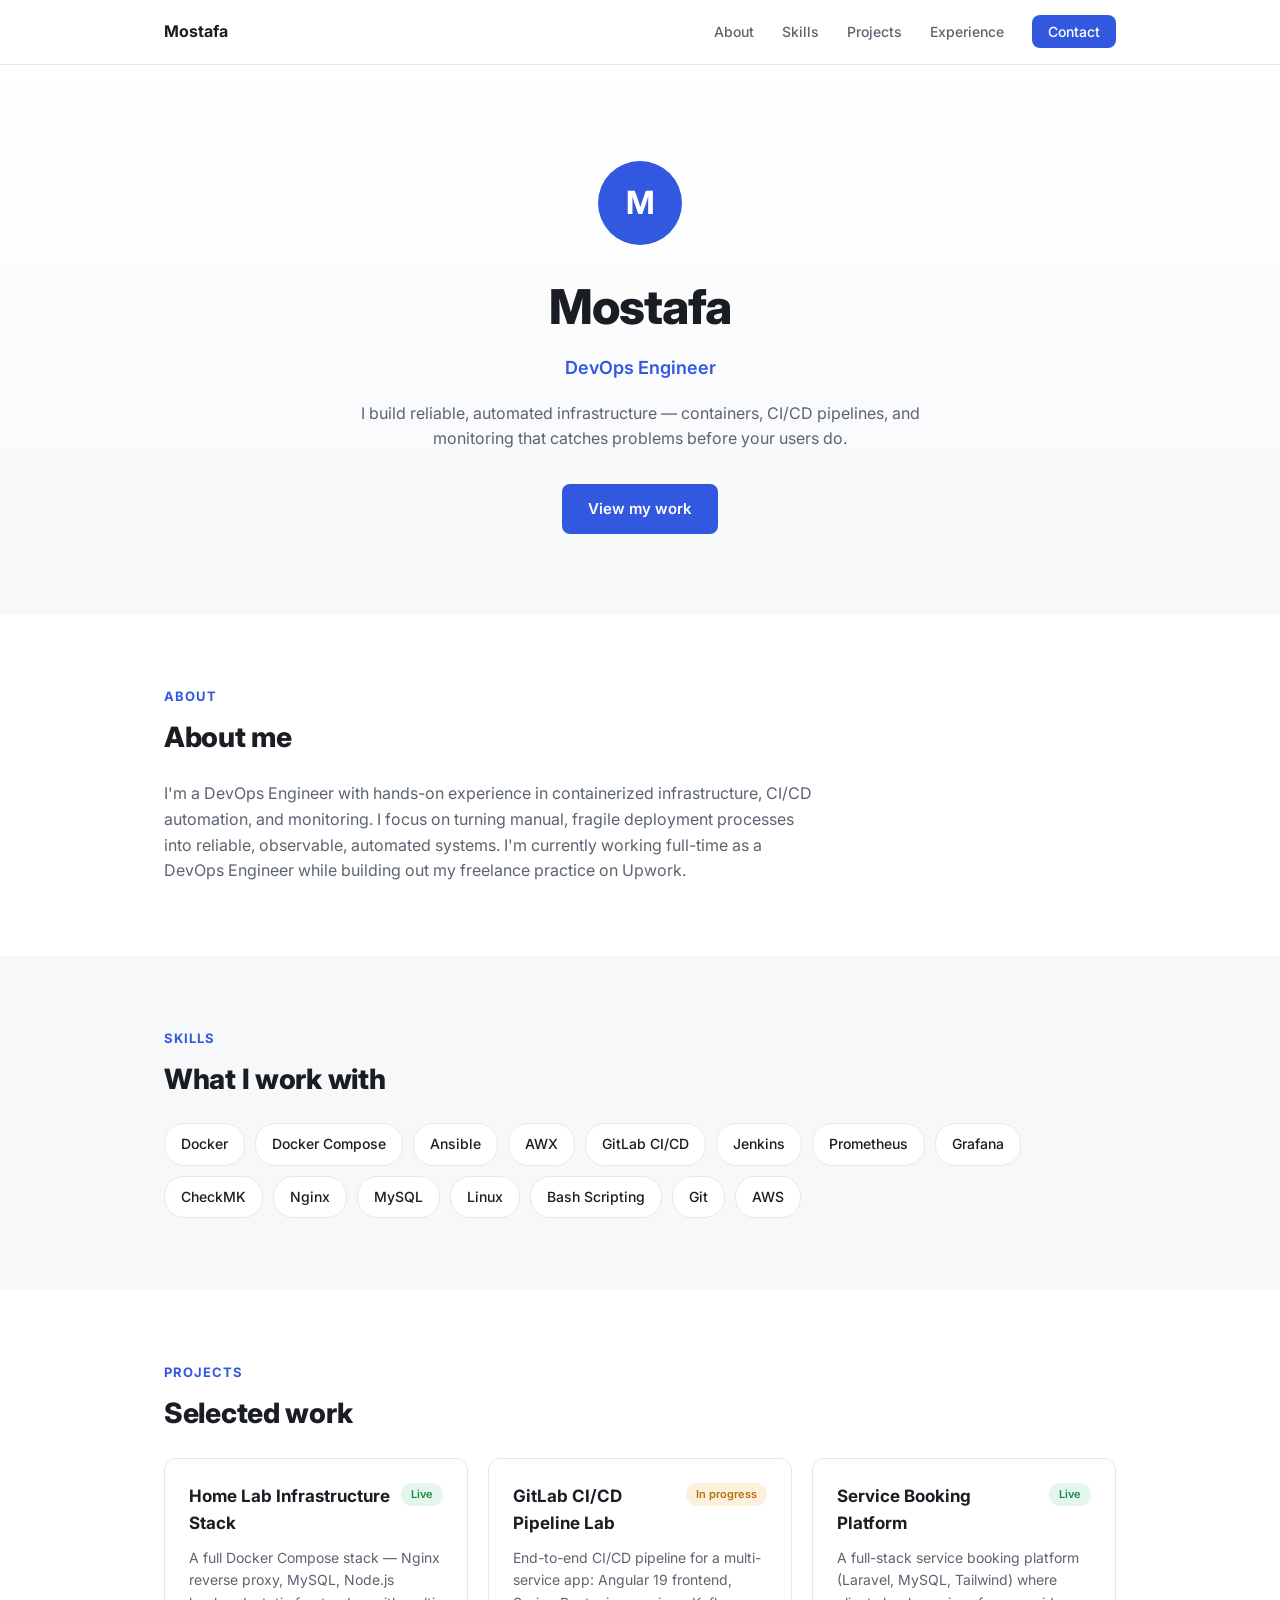
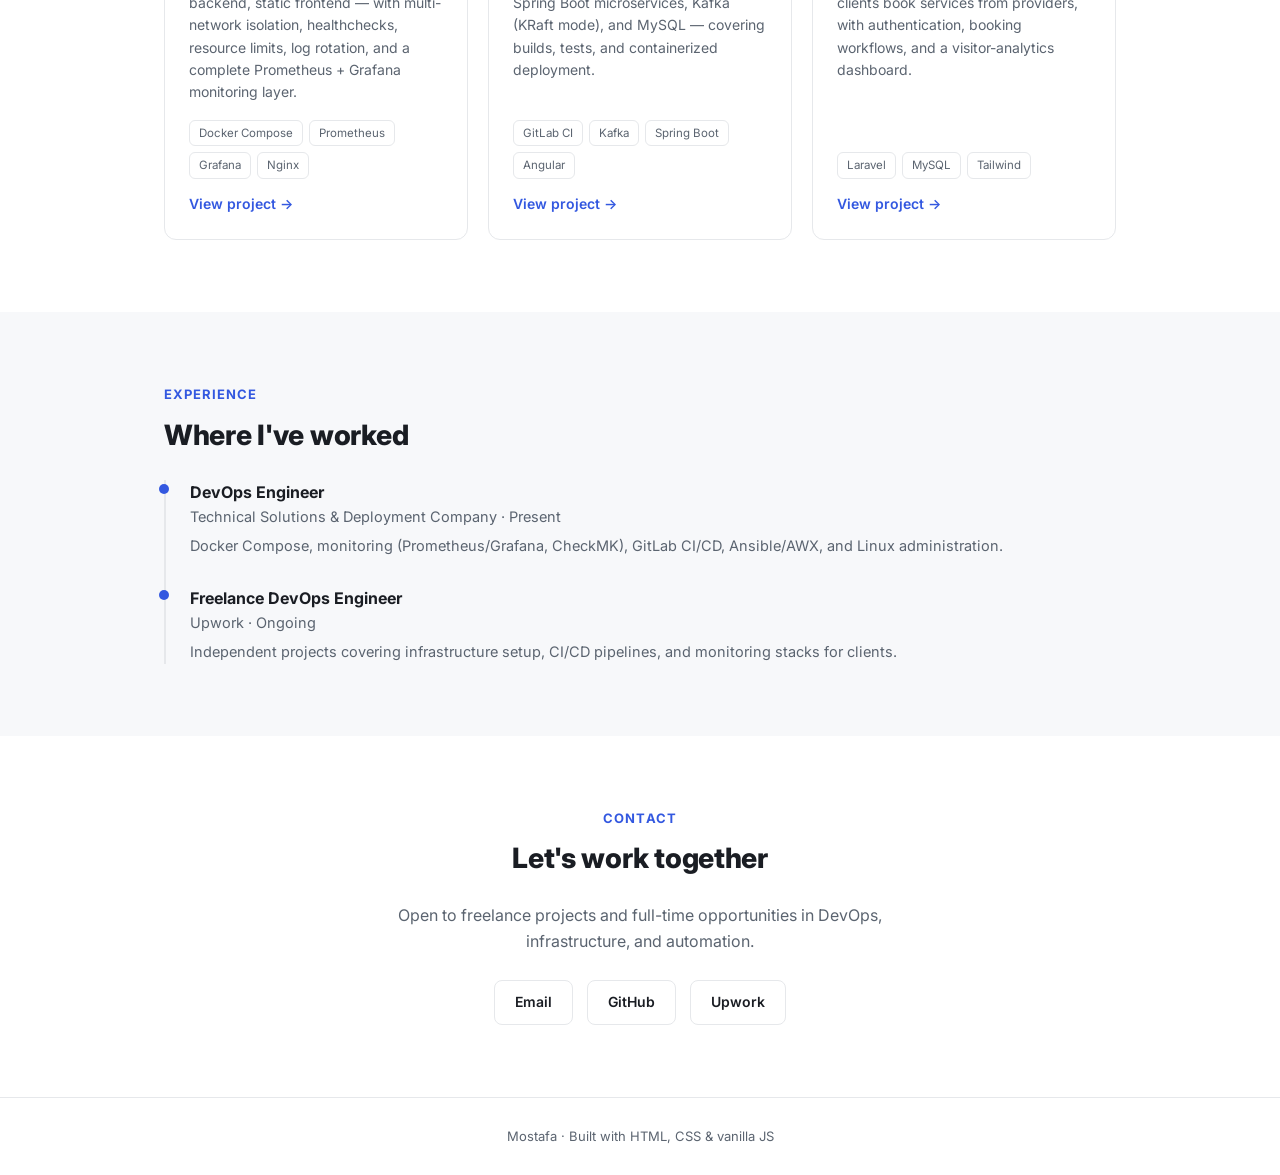
<file: index.html>
<!DOCTYPE html>
<html lang="en">
<head>
<meta charset="UTF-8">
<meta name="viewport" content="width=device-width, initial-scale=1.0">
<title>Portfolio</title>
<link rel="preconnect" href="https://fonts.googleapis.com">
<link href="https://fonts.googleapis.com/css2?family=Inter:wght@400;500;600;700;800&display=swap" rel="stylesheet">
<link rel="stylesheet" href="css/style.css">
</head>
<body>

<nav class="nav">
  <div class="container nav-inner">
    <span class="brand" id="nav-name">Portfolio</span>
    <ul>
      <li><a href="#about">About</a></li>
      <li><a href="#skills">Skills</a></li>
      <li><a href="#projects">Projects</a></li>
      <li><a href="#experience">Experience</a></li>
      <li><a href="#contact" class="nav-cta">Contact</a></li>
    </ul>
  </div>
</nav>

<header class="hero">
  <div class="container hero-inner">
    <div class="avatar" id="avatar">M</div>
    <h1 id="hero-name">Loading…</h1>
    <p class="hero-title" id="hero-title"></p>
    <p class="hero-tagline" id="hero-tagline"></p>
    <a class="btn btn-primary" id="hero-cta" href="#projects">View my work</a>
  </div>
</header>

<section id="about" class="section">
  <div class="container">
    <p class="eyebrow">About</p>
    <h2 id="about-heading">About me</h2>
    <p class="about-body" id="about-body"></p>
  </div>
</section>

<section id="skills" class="section alt">
  <div class="container">
    <p class="eyebrow">Skills</p>
    <h2>What I work with</h2>
    <div class="skills-grid" id="skills-grid"></div>
  </div>
</section>

<section id="projects" class="section">
  <div class="container">
    <p class="eyebrow">Projects</p>
    <h2>Selected work</h2>
    <div class="projects-grid" id="projects-grid"></div>
  </div>
</section>

<section id="experience" class="section alt">
  <div class="container">
    <p class="eyebrow">Experience</p>
    <h2>Where I've worked</h2>
    <div class="timeline" id="timeline"></div>
  </div>
</section>

<section id="contact" class="section contact-section">
  <div class="container">
    <p class="eyebrow">Contact</p>
    <h2 id="contact-heading">Let's talk</h2>
    <p class="contact-body" id="contact-body"></p>
    <div class="contact-links" id="contact-links"></div>
  </div>
</section>

<footer class="footer">
  <div class="container">
    <span id="footer-name"></span> · Built with HTML, CSS &amp; vanilla JS
  </div>
</footer>

<script src="js/main.js"></script>
</body>
</html>
</file>
<file: css/style.css>
:root{
  --bg:#ffffff;
  --bg-alt:#f7f8fa;
  --text:#1a1d23;
  --muted:#5b6470;
  --line:#e6e8eb;
  --accent:#3358e0;
  --accent-dark:#24409c;
  --radius:12px;
  --font:'Inter',-apple-system,BlinkMacSystemFont,'Segoe UI',sans-serif;
}
*{box-sizing:border-box;margin:0;padding:0;}
html{scroll-behavior:smooth;}
body{font-family:var(--font);color:var(--text);background:var(--bg);line-height:1.6;}
.container{max-width:1000px;margin:0 auto;padding:0 24px;}
a{color:inherit;text-decoration:none;}

/* NAV */
.nav{position:sticky;top:0;background:rgba(255,255,255,.92);backdrop-filter:blur(8px);border-bottom:1px solid var(--line);z-index:20;}
.nav-inner{display:flex;justify-content:space-between;align-items:center;height:64px;}
.brand{font-weight:700;font-size:16px;}
.nav ul{list-style:none;display:flex;gap:28px;align-items:center;}
.nav a{font-size:14px;font-weight:500;color:var(--muted);}
.nav a:hover{color:var(--text);}
.nav-cta{background:var(--accent);color:#fff !important;padding:8px 16px;border-radius:8px;}
.nav-cta:hover{background:var(--accent-dark);}

/* HERO */
.hero{padding:96px 0 80px;text-align:center;background:linear-gradient(180deg,#fff, var(--bg-alt));}
.avatar{
  width:84px;height:84px;border-radius:50%;background:var(--accent);color:#fff;
  display:flex;align-items:center;justify-content:center;font-size:32px;font-weight:700;
  margin:0 auto 24px;
}
.hero h1{font-size:clamp(32px,5vw,48px);font-weight:800;letter-spacing:-.02em;margin-bottom:8px;}
.hero-title{color:var(--accent);font-weight:600;font-size:18px;margin-bottom:18px;}
.hero-tagline{color:var(--muted);max-width:60ch;margin:0 auto 32px;font-size:16px;}
.btn{display:inline-block;padding:13px 26px;border-radius:8px;font-weight:600;font-size:15px;}
.btn-primary{background:var(--accent);color:#fff;}
.btn-primary:hover{background:var(--accent-dark);}

/* SECTIONS */
.section{padding:72px 0;}
.section.alt{background:var(--bg-alt);}
.eyebrow{color:var(--accent);font-weight:700;font-size:13px;text-transform:uppercase;letter-spacing:.08em;margin-bottom:8px;}
h2{font-size:28px;font-weight:800;letter-spacing:-.01em;margin-bottom:22px;}
.about-body{color:var(--muted);max-width:65ch;font-size:16px;}

/* SKILLS */
.skills-grid{display:flex;flex-wrap:wrap;gap:10px;}
.skill-pill{background:#fff;border:1px solid var(--line);padding:9px 16px;border-radius:20px;font-size:14px;font-weight:500;}

/* PROJECTS */
.projects-grid{display:grid;grid-template-columns:repeat(auto-fit,minmax(280px,1fr));gap:20px;}
.project-card{
  background:#fff;border:1px solid var(--line);border-radius:var(--radius);padding:24px;
  display:flex;flex-direction:column;transition:transform .15s ease, box-shadow .15s ease;
}
.project-card:hover{transform:translateY(-3px);box-shadow:0 8px 24px rgba(20,20,40,.06);}
.project-head{display:flex;justify-content:space-between;align-items:flex-start;gap:10px;margin-bottom:10px;}
.project-card h3{font-size:17px;font-weight:700;}
.status-badge{font-size:11px;font-weight:600;padding:3px 10px;border-radius:20px;white-space:nowrap;}
.status-live{background:#e5f6ec;color:#1a8a4c;}
.status-progress{background:#fdf1de;color:#b5730a;}
.project-card p{color:var(--muted);font-size:14px;margin-bottom:16px;flex-grow:1;}
.project-tags{display:flex;flex-wrap:wrap;gap:6px;margin-bottom:14px;}
.tag{font-size:11.5px;color:var(--muted);border:1px solid var(--line);padding:3px 9px;border-radius:6px;}
.project-link{font-size:14px;font-weight:600;color:var(--accent);}
.project-link:hover{text-decoration:underline;}

/* TIMELINE */
.timeline{border-left:2px solid var(--line);padding-left:24px;}
.timeline-item{position:relative;margin-bottom:28px;}
.timeline-item:last-child{margin-bottom:0;}
.timeline-item::before{
  content:'';position:absolute;left:-31px;top:4px;width:10px;height:10px;border-radius:50%;background:var(--accent);
}
.timeline-item h3{font-size:16px;font-weight:700;}
.timeline-meta{color:var(--muted);font-size:13.5px;margin-bottom:6px;}
.timeline-item p{color:var(--muted);font-size:14.5px;}

/* CONTACT */
.contact-section{text-align:center;}
.contact-body{color:var(--muted);max-width:55ch;margin:0 auto 26px;}
.contact-links{display:flex;gap:14px;justify-content:center;flex-wrap:wrap;}
.contact-links a{background:#fff;border:1px solid var(--line);padding:10px 20px;border-radius:8px;font-weight:600;font-size:14px;}
.contact-links a:hover{border-color:var(--accent);color:var(--accent);}

/* FOOTER */
.footer{padding:28px 0;text-align:center;color:var(--muted);font-size:13px;border-top:1px solid var(--line);}
</file>
